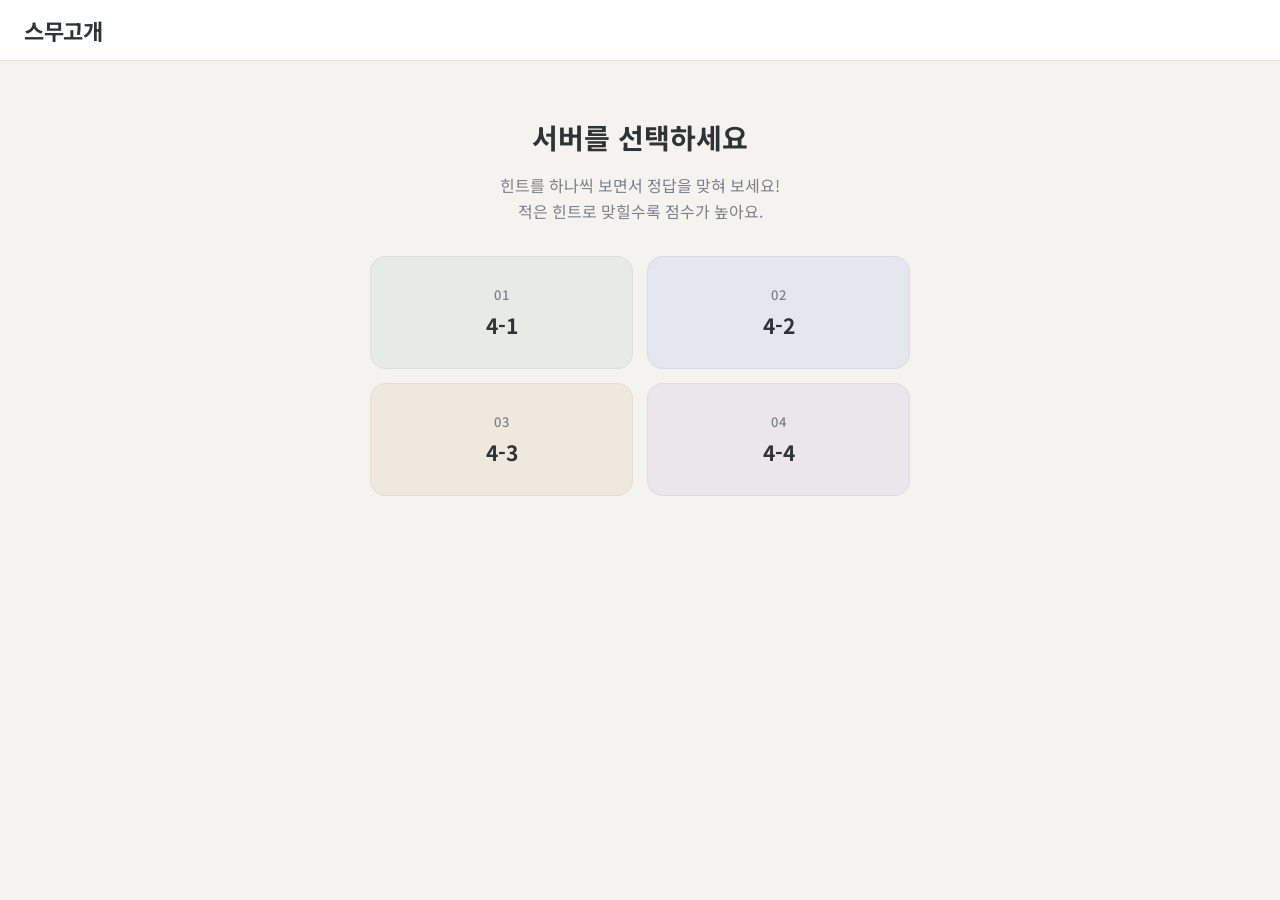
<file: index.html>
<!DOCTYPE html>
<html lang="ko">
<head>
<meta charset="UTF-8">
<meta name="viewport" content="width=device-width, initial-scale=1.0">
<title>스무고개</title>
<link rel="preconnect" href="https://fonts.googleapis.com">
<link rel="preconnect" href="https://fonts.gstatic.com" crossorigin>
<link href="https://fonts.googleapis.com/css2?family=Noto+Sans+KR:wght@400;500;700&display=swap" rel="stylesheet">
<link rel="stylesheet" href="style.css">
</head>
<body>
<header class="app-header">
  <h1>스무고개</h1>
</header>

<main class="start-main">
  <h2 class="start-title">서버를 선택하세요</h2>
  <p class="hint start-hint">힌트를 하나씩 보면서 정답을 맞혀 보세요!<br>적은 힌트로 맞힐수록 점수가 높아요.</p>

  <div id="server-grid" class="class-grid"></div>
  <p id="start-status" class="empty-msg">불러오는 중…</p>
</main>

<script src="common.js"></script>
<script src="start.js"></script>
</body>
</html>
</file>
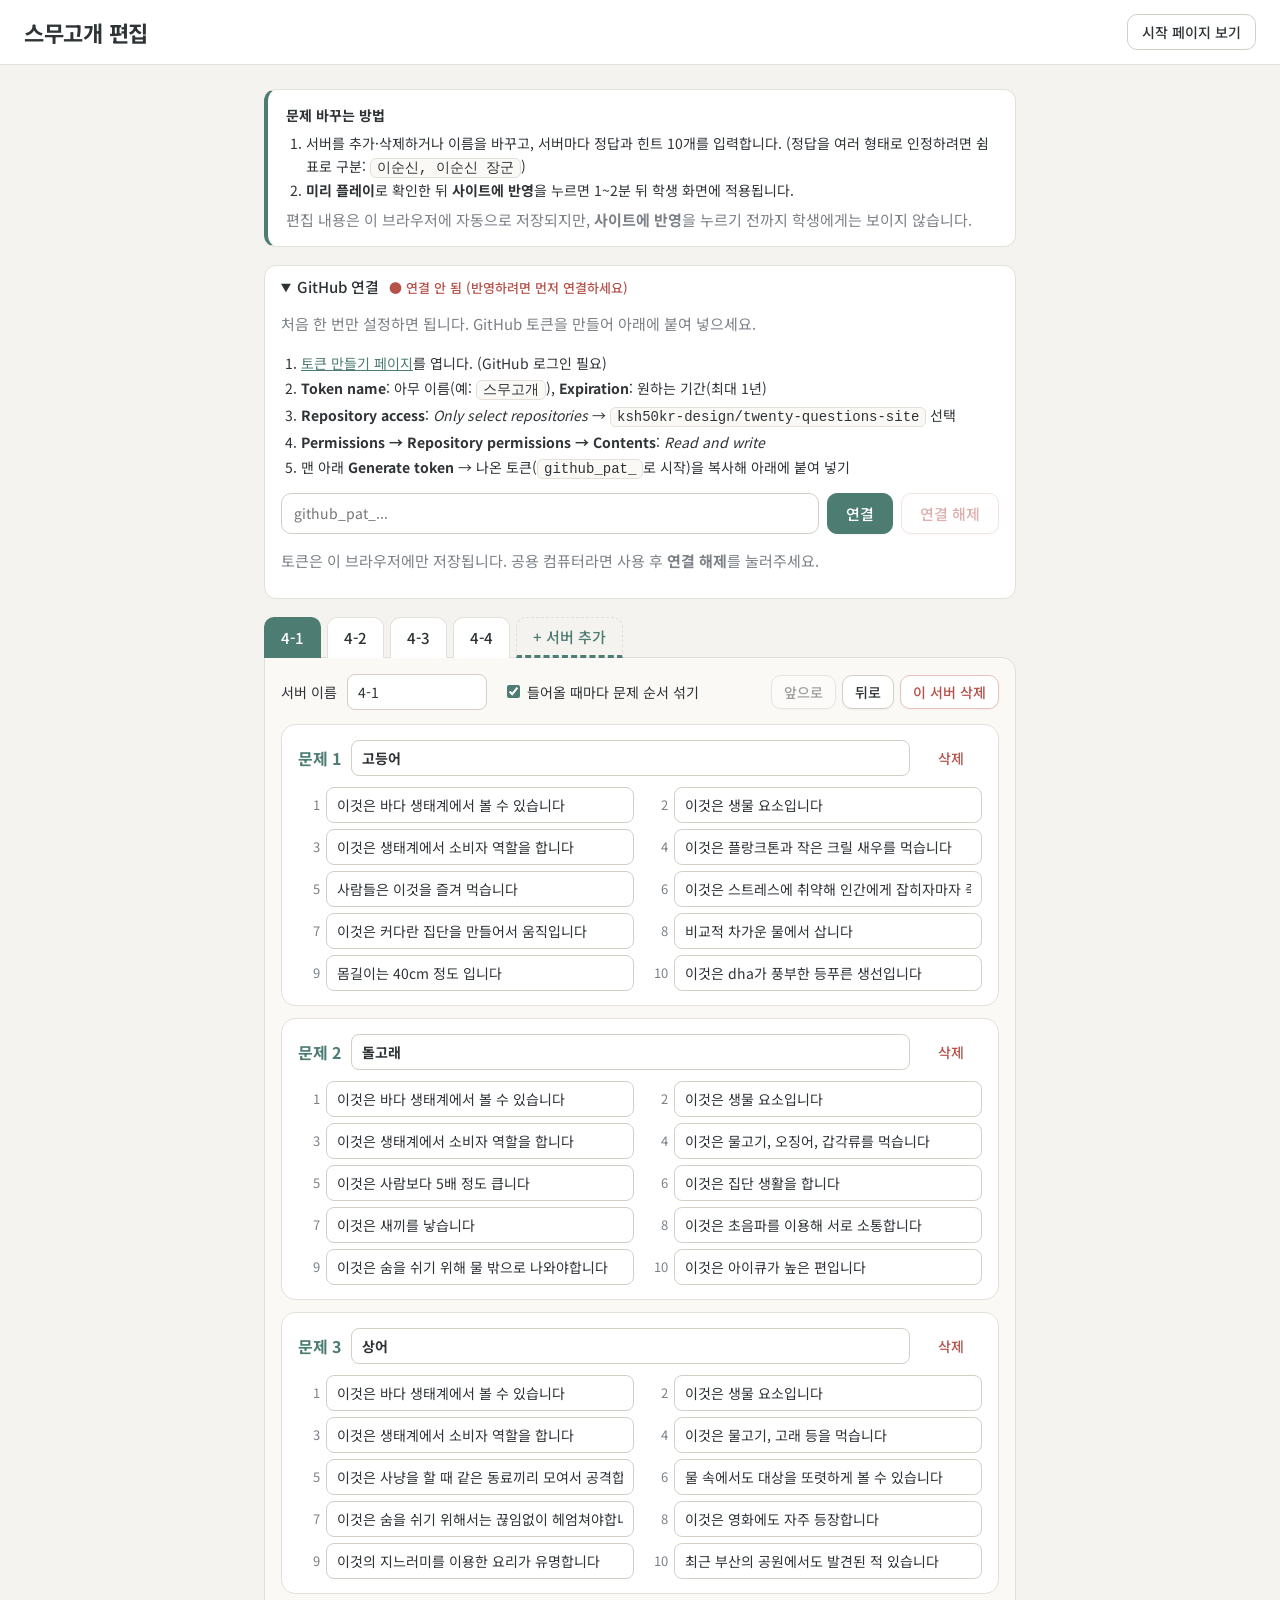
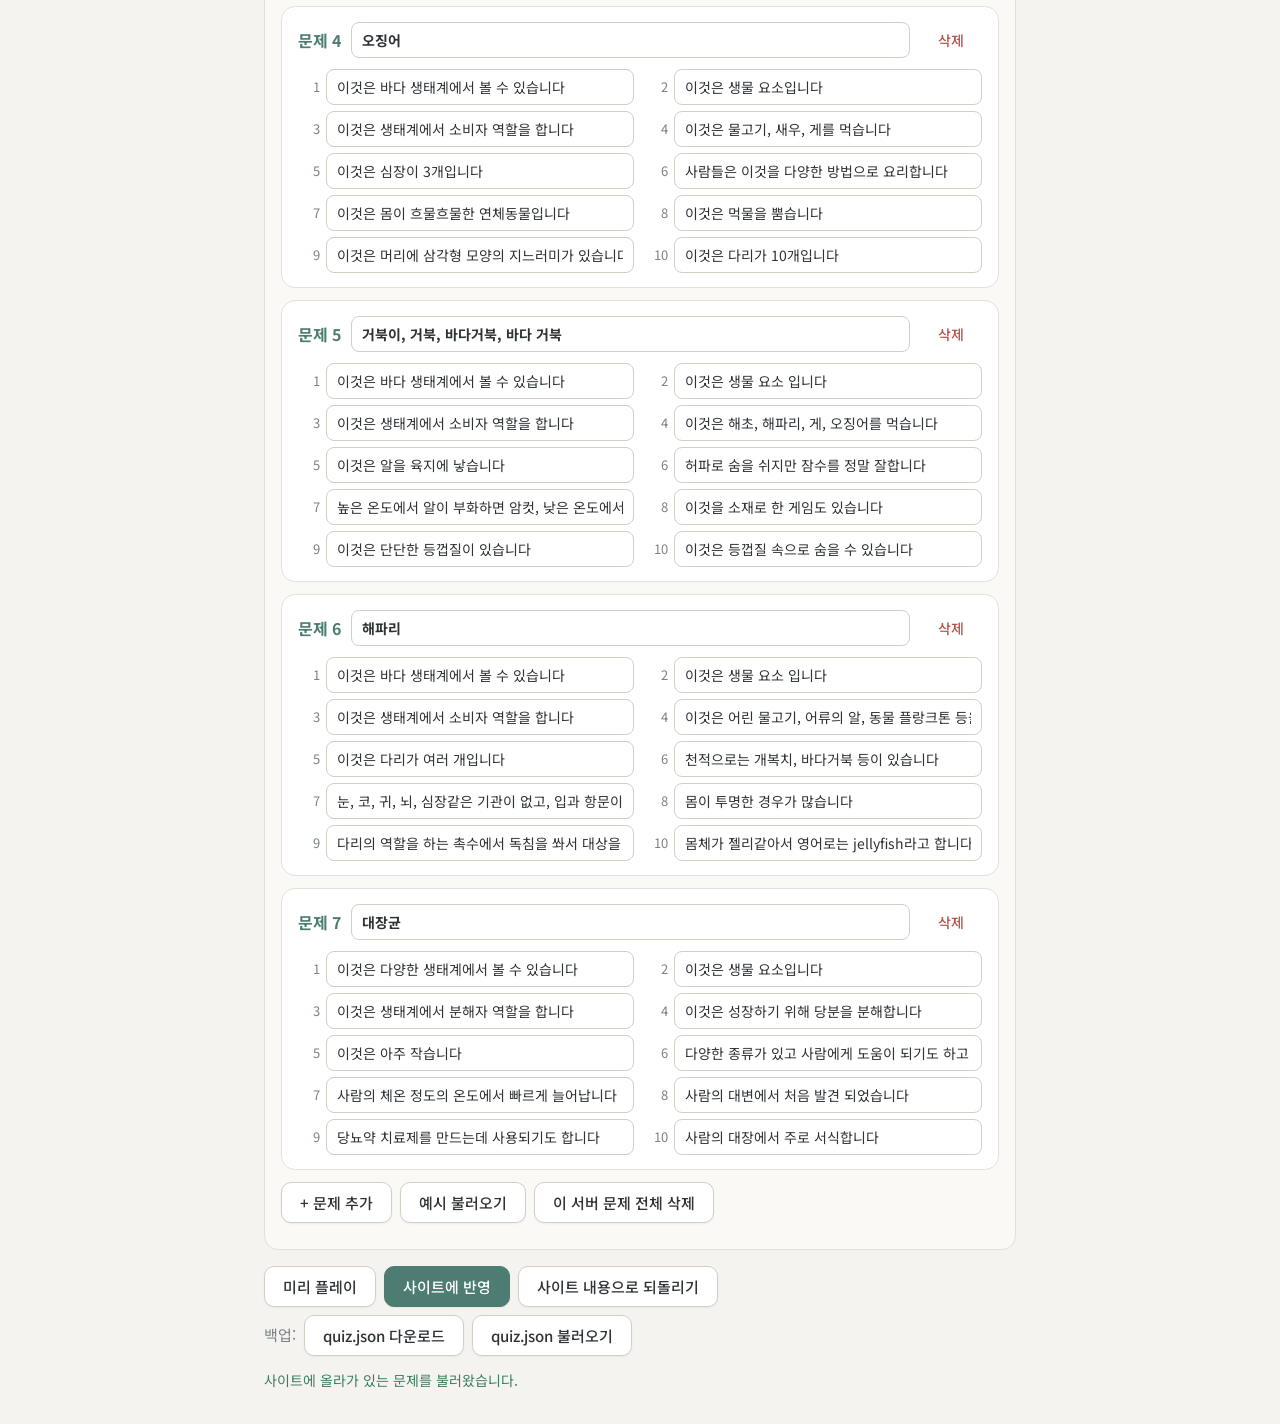
<file: editor.html>
<!DOCTYPE html>
<html lang="ko">
<head>
<meta charset="UTF-8">
<meta name="viewport" content="width=device-width, initial-scale=1.0">
<title>스무고개 편집</title>
<link rel="preconnect" href="https://fonts.googleapis.com">
<link rel="preconnect" href="https://fonts.gstatic.com" crossorigin>
<link href="https://fonts.googleapis.com/css2?family=Noto+Sans+KR:wght@400;500;700&display=swap" rel="stylesheet">
<link rel="stylesheet" href="style.css">
</head>
<body>
<header class="app-header">
  <h1>스무고개 편집</h1>
  <a class="home-link" href="index.html" target="_blank">시작 페이지 보기</a>
</header>

<main>
  <div class="guide-box">
    <strong>문제 바꾸는 방법</strong>
    <ol>
      <li>서버를 추가·삭제하거나 이름을 바꾸고, 서버마다 정답과 힌트 10개를 입력합니다.
        (정답을 여러 형태로 인정하려면 쉼표로 구분: <code>이순신, 이순신 장군</code>)</li>
      <li><strong>미리 플레이</strong>로 확인한 뒤 <strong>사이트에 반영</strong>을 누르면 1~2분 뒤 학생 화면에 적용됩니다.</li>
    </ol>
    <p class="hint">편집 내용은 이 브라우저에 자동으로 저장되지만, <strong>사이트에 반영</strong>을 누르기 전까지 학생에게는 보이지 않습니다.</p>
  </div>

  <details id="gh-box" class="gh-box">
    <summary>GitHub 연결 <span id="gh-state" class="gh-state"></span></summary>
    <div class="gh-body">
      <p class="hint">처음 한 번만 설정하면 됩니다. GitHub 토큰을 만들어 아래에 붙여 넣으세요.</p>
      <ol class="gh-steps">
        <li><a href="https://github.com/settings/personal-access-tokens/new" target="_blank" rel="noopener">토큰 만들기 페이지</a>를 엽니다. (GitHub 로그인 필요)</li>
        <li><strong>Token name</strong>: 아무 이름(예: <code>스무고개</code>), <strong>Expiration</strong>: 원하는 기간(최대 1년)</li>
        <li><strong>Repository access</strong>: <em>Only select repositories</em> → <code id="gh-repo-name"></code> 선택</li>
        <li><strong>Permissions → Repository permissions → Contents</strong>: <em>Read and write</em></li>
        <li>맨 아래 <strong>Generate token</strong> → 나온 토큰(<code>github_pat_</code>로 시작)을 복사해 아래에 붙여 넣기</li>
      </ol>
      <div class="gh-row">
        <input id="gh-token-input" type="password" placeholder="github_pat_..." autocomplete="off">
        <button id="gh-save-btn" type="button" class="primary">연결</button>
        <button id="gh-forget-btn" type="button" class="danger">연결 해제</button>
      </div>
      <p class="hint">토큰은 이 브라우저에만 저장됩니다. 공용 컴퓨터라면 사용 후 <strong>연결 해제</strong>를 눌러주세요.</p>
    </div>
  </details>

  <nav class="server-tabs" id="server-tabs"></nav>

  <div class="server-panel">
    <div class="meta-row">
      <label>서버 이름 <input id="name-input" type="text" placeholder="예: 1반"></label>
      <label class="check-label"><input type="checkbox" id="shuffle-check"> 들어올 때마다 문제 순서 섞기</label>
      <span class="meta-actions">
        <button id="move-left-btn" type="button" title="시작 페이지에서 앞으로">앞으로</button>
        <button id="move-right-btn" type="button" title="시작 페이지에서 뒤로">뒤로</button>
        <button id="delete-server-btn" type="button" class="danger">이 서버 삭제</button>
      </span>
    </div>

    <div id="problem-list"></div>

    <div class="row-actions">
      <button id="add-problem-btn" type="button">+ 문제 추가</button>
      <button id="load-example-btn" type="button">예시 불러오기</button>
      <button id="reset-btn" type="button">이 서버 문제 전체 삭제</button>
    </div>
  </div>

  <div class="editor-actions">
    <button id="preview-btn" type="button">미리 플레이</button>
    <button id="publish-btn" type="button" class="primary">사이트에 반영</button>
    <button id="reload-btn" type="button">사이트 내용으로 되돌리기</button>
  </div>
  <div class="editor-actions backup-actions">
    <span class="hint">백업:</span>
    <button id="download-btn" type="button">quiz.json 다운로드</button>
    <label class="file-btn">
      quiz.json 불러오기
      <input id="import-input" type="file" accept="application/json">
    </label>
  </div>

  <p id="editor-status" class="status"></p>
</main>

<script src="common.js"></script>
<script src="editor.js"></script>
</body>
</html>
</file>
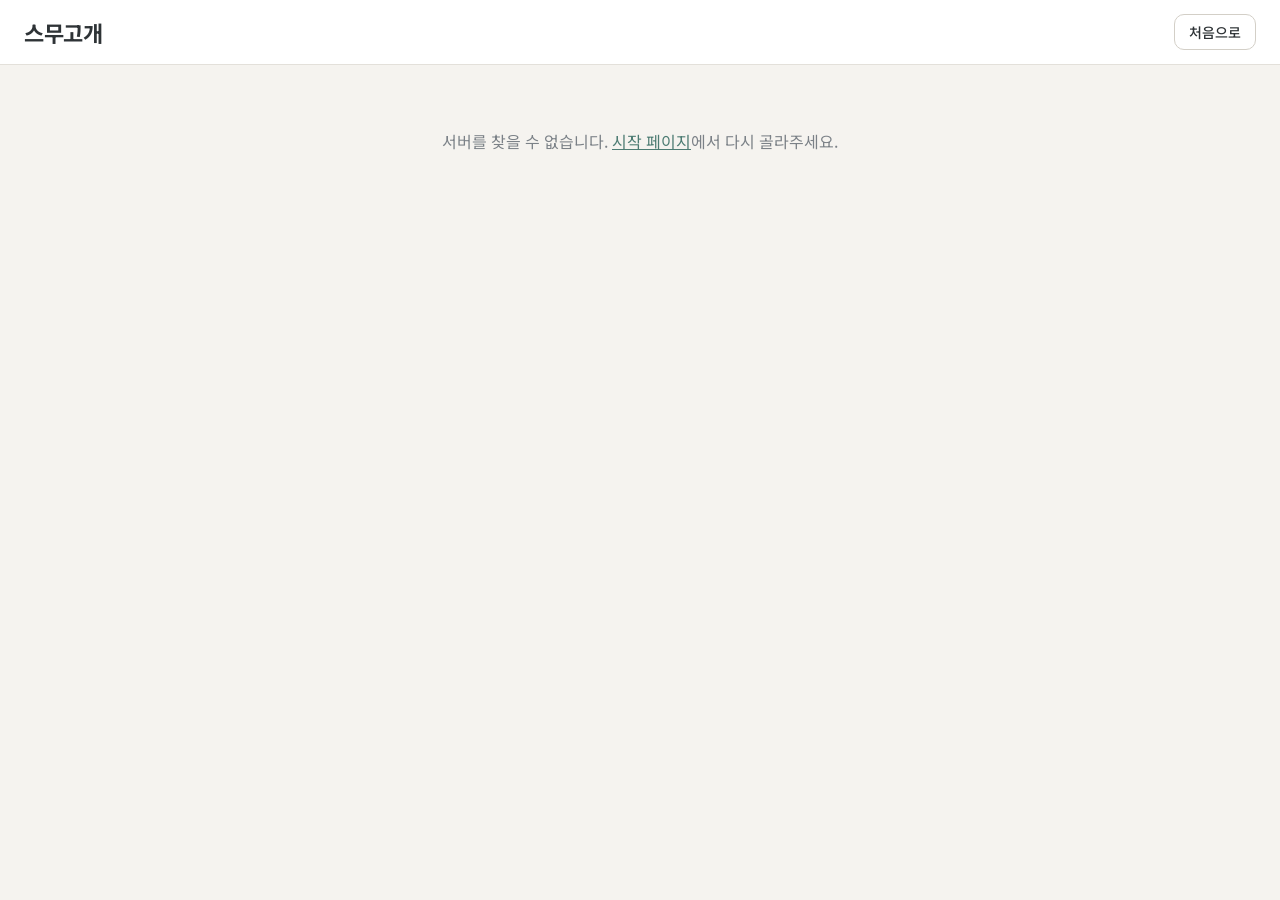
<file: play.html>
<!DOCTYPE html>
<html lang="ko">
<head>
<meta charset="UTF-8">
<meta name="viewport" content="width=device-width, initial-scale=1.0">
<title>스무고개</title>
<link rel="preconnect" href="https://fonts.googleapis.com">
<link rel="preconnect" href="https://fonts.gstatic.com" crossorigin>
<link href="https://fonts.googleapis.com/css2?family=Noto+Sans+KR:wght@400;500;700&display=swap" rel="stylesheet">
<link rel="stylesheet" href="style.css">
</head>
<body>
<header class="app-header">
  <h1>스무고개 <span id="class-title" class="class-title"></span></h1>
  <a class="home-link" href="index.html">처음으로</a>
</header>

<main>
  <div id="play-empty" class="empty-msg">문제를 불러오는 중…</div>

  <div id="play-area" hidden>
    <div class="progress-row">
      <span id="problem-counter" class="problem-counter"></span>
      <span id="score-display" class="score-display"></span>
    </div>

    <ol id="hint-list" class="hint-list"></ol>

    <div id="answer-row" class="answer-row">
      <input id="answer-input" type="text" placeholder="정답을 입력해 보세요" autocomplete="off">
      <button id="submit-btn" type="button" class="primary">정답</button>
      <button id="next-hint-btn" type="button">다음</button>
    </div>
    <p id="play-status" class="status"></p>

    <div id="result-box" class="result-box" hidden>
      <p id="result-title" class="result-title"></p>
      <p id="result-detail" class="result-detail"></p>
      <button id="next-problem-btn" type="button" class="primary">다음 문제</button>
    </div>
  </div>

  <div id="summary" hidden>
    <h2 class="summary-title">결과 발표</h2>
    <p id="summary-score" class="summary-score"></p>
    <table class="summary-table">
      <thead><tr><th>#</th><th>정답</th><th>내 답</th><th>사용한 힌트</th><th>점수</th></tr></thead>
      <tbody id="summary-tbody"></tbody>
    </table>
    <div class="play-actions">
      <button id="restart-btn" type="button" class="primary">다시 하기</button>
    </div>
  </div>
</main>

<script src="common.js"></script>
<script src="play.js"></script>
</body>
</html>
</file>
<file: style.css>
:root {
  /* 기본 */
  --bg: #f5f3ef;
  --panel-bg: #ffffff;
  --surface: #faf9f6;
  --text: #2e3336;
  --muted: #7b8187;
  --border: #e3e0da;
  --border-strong: #d3cfc7;

  /* 포인트 색 (차분한 세이지 그린) */
  --accent: #4d7c73;
  --accent-dark: #3c645c;
  --accent-light: #e8f0ee;

  /* 카드 톤 (채도 낮은 뉴트럴) */
  --tone-1: #e7ebe6;
  --tone-2: #e4e8ee;
  --tone-3: #efe8df;
  --tone-4: #ebe5ec;
  --tone-5: #ede9dc;
  --tone-6: #efe4e1;

  /* 정답 / 오답 */
  --correct: #3d7f5c;
  --correct-light: #e9f3ec;
  --correct-border: #bcd9c7;
  --incorrect: #b5524a;
  --incorrect-light: #f8ebe8;
  --incorrect-border: #e6c3bd;

  --shadow-sm: 0 1px 2px rgba(46, 51, 54, 0.06);
  --shadow-md: 0 4px 14px rgba(46, 51, 54, 0.08);

  --font-title: "Noto Sans KR", "Malgun Gothic", sans-serif;
  --font-body: "Noto Sans KR", "Malgun Gothic", sans-serif;
}

* { box-sizing: border-box; }

body {
  margin: 0;
  font-family: var(--font-body);
  font-weight: 400;
  background: var(--bg);
  color: var(--text);
  min-height: 100vh;
  -webkit-font-smoothing: antialiased;
}

h1, h2, .problem-counter, .result-title, .summary-title, .class-card, button, .file-btn, .home-link, .tab-btn {
  font-family: var(--font-title);
  font-weight: 500;
}

strong { font-weight: 700; }

.app-header {
  display: flex;
  align-items: center;
  justify-content: space-between;
  padding: 14px 24px;
  background: var(--panel-bg);
  border-bottom: 1px solid var(--border);
}

.app-header h1 {
  font-size: 22px;
  font-weight: 700;
  margin: 0;
  letter-spacing: -0.3px;
  color: var(--text);
}

.tabs { display: flex; gap: 8px; }

.tab-btn {
  padding: 8px 16px;
  border: 1px solid var(--border);
  background: var(--panel-bg);
  border-radius: 10px;
  cursor: pointer;
  font-size: 15px;
  box-shadow: none;
}

.tab-btn.active {
  background: var(--accent);
  color: #fff;
  border-color: var(--accent);
}

main {
  max-width: 800px;
  margin: 0 auto;
  padding: 24px;
}

.panel { display: none; }
.panel.active { display: block; }

.hint {
  color: var(--muted);
  font-size: 15px;
  line-height: 1.6;
}

.hint code {
  background: var(--accent-light);
  padding: 1px 6px;
  border-radius: 6px;
}

/* ---------- 버튼 ---------- */

button {
  padding: 9px 18px;
  border: 1px solid var(--border-strong);
  background: var(--panel-bg);
  border-radius: 10px;
  cursor: pointer;
  font-size: 15px;
  color: var(--text);
  box-shadow: var(--shadow-sm);
  transition: background 0.15s, border-color 0.15s, color 0.15s;
}

button:hover:not(:disabled) { background: var(--surface); border-color: var(--muted); }
button:active:not(:disabled) { background: var(--border); }
button:disabled { opacity: 0.45; cursor: not-allowed; }

button.primary {
  background: var(--accent);
  border-color: var(--accent);
  color: #fff;
}

button.primary:hover:not(:disabled) { background: var(--accent-dark); border-color: var(--accent-dark); }
button.primary:active:not(:disabled) { background: var(--accent-dark); }

/* ---------- 편집 모드 ---------- */

.problem-card {
  background: var(--panel-bg);
  border: 1px solid var(--border);
  border-radius: 14px;
  padding: 14px 16px;
  margin-bottom: 12px;
}

.problem-head {
  display: flex;
  align-items: center;
  gap: 10px;
  margin-bottom: 10px;
}

.problem-head .problem-no {
  font-family: var(--font-title);
  font-weight: 700;
  color: var(--accent);
  white-space: nowrap;
}

.problem-head input { flex: 1; font-weight: 700; }

.problem-head .del-btn {
  border: none;
  background: none;
  box-shadow: none;
  color: var(--incorrect);
  font-size: 14px;
  white-space: nowrap;
}

.problem-head .del-btn:hover:not(:disabled) { background: var(--incorrect-light); }

.hint-inputs {
  display: grid;
  grid-template-columns: 1fr 1fr;
  gap: 6px 12px;
}

.hint-input-row {
  display: flex;
  align-items: center;
  gap: 6px;
}

.hint-input-row span {
  width: 22px;
  text-align: right;
  color: var(--muted);
  font-size: 13px;
  flex-shrink: 0;
}

.problem-card input[type="text"] {
  width: 100%;
  padding: 7px 10px;
  border: 1px solid var(--border-strong);
  border-radius: 8px;
  font-size: 14px;
  font-family: var(--font-body);
  color: var(--text);
  background: var(--panel-bg);
}

input[type="text"]:focus,
input[type="password"]:focus {
  outline: none;
  border-color: var(--accent);
  box-shadow: 0 0 0 3px var(--accent-light);
}

.row-actions { margin: 10px 0; }

.editor-actions {
  display: flex;
  flex-wrap: wrap;
  align-items: center;
  gap: 8px;
  margin-top: 16px;
}

.check-label {
  font-size: 14px;
  display: flex;
  align-items: center;
  gap: 4px;
  margin-right: 8px;
}

.check-label input { accent-color: var(--accent); }

.file-btn {
  padding: 9px 18px;
  border: 1px solid var(--border-strong);
  background: var(--panel-bg);
  border-radius: 10px;
  cursor: pointer;
  font-size: 15px;
  position: relative;
  box-shadow: var(--shadow-sm);
}

.file-btn:hover { background: var(--surface); border-color: var(--muted); }

.file-btn input[type="file"] {
  position: absolute;
  inset: 0;
  opacity: 0;
  cursor: pointer;
}

.status {
  min-height: 20px;
  font-size: 14px;
  color: var(--incorrect);
}

.status.ok { color: var(--correct); }

/* ---------- 플레이 모드 ---------- */

.empty-msg {
  padding: 40px 0;
  text-align: center;
  color: var(--muted);
  font-size: 16px;
}

.progress-row {
  display: flex;
  justify-content: space-between;
  align-items: center;
  margin-bottom: 16px;
}

.problem-counter {
  font-size: 20px;
  font-weight: 700;
  color: var(--text);
}

.score-display {
  font-size: 15px;
  font-weight: 500;
  color: var(--accent-dark);
  background: var(--accent-light);
  padding: 5px 14px;
  border-radius: 999px;
}

.hint-list {
  list-style: none;
  margin: 0 0 18px;
  padding: 0;
}

.hint-list li {
  display: flex;
  gap: 12px;
  align-items: center;
  background: var(--panel-bg);
  border: 1px solid var(--border);
  border-radius: 12px;
  padding: 12px 14px;
  margin-bottom: 8px;
  font-size: 17px;
  line-height: 1.5;
}

.hint-list li .hint-no {
  flex-shrink: 0;
  min-width: 64px;
  text-align: center;
  font-family: var(--font-title);
  font-weight: 500;
  font-size: 13px;
  padding: 3px 10px;
  border-radius: 999px;
  background: var(--surface);
  border: 1px solid var(--border);
  color: var(--muted);
}

.hint-list li.latest {
  border-color: var(--accent);
  background: var(--accent-light);
  animation: fade-in 0.3s ease-out;
}

.hint-list li.latest .hint-no {
  background: var(--accent);
  border-color: var(--accent);
  color: #fff;
}

.hint-list li.latest::after {
  content: "NEW";
  margin-left: auto;
  font-family: var(--font-title);
  font-weight: 700;
  font-size: 11px;
  letter-spacing: 0.5px;
  color: var(--accent);
}

@keyframes fade-in {
  from { transform: translateY(4px); opacity: 0; }
  to { transform: translateY(0); opacity: 1; }
}

/* 틀리거나 맞힌 뒤 공개되는, 보지 않았던 힌트 */
.hint-list li.unseen {
  background: var(--surface);
  border-style: dashed;
  color: var(--muted);
}

.hint-list li.unseen .hint-no { background: transparent; color: var(--muted); }

.hint-list li .unseen-tag {
  margin-left: auto;
  font-size: 12px;
  white-space: nowrap;
}

.answer-row {
  display: flex;
  gap: 8px;
}

.answer-row input {
  flex: 1;
  min-width: 0;
  padding: 12px 16px;
  border: 1px solid var(--border-strong);
  border-radius: 10px;
  font-size: 17px;
  font-family: var(--font-body);
  color: var(--text);
  background: var(--panel-bg);
}

.answer-row button { padding: 11px 22px; font-size: 16px; white-space: nowrap; }

.result-box {
  border-radius: 14px;
  padding: 18px 20px;
  margin-top: 4px;
  animation: fade-in 0.3s ease-out;
}

.result-box.correct { background: var(--correct-light); border: 1px solid var(--correct-border); }
.result-box.incorrect { background: var(--incorrect-light); border: 1px solid var(--incorrect-border); }

.result-title { font-size: 22px; font-weight: 700; margin: 0 0 6px; }
.result-box.correct .result-title { color: var(--correct); }
.result-box.incorrect .result-title { color: var(--incorrect); }

.result-detail { margin: 0 0 14px; font-size: 16px; line-height: 1.6; }

.summary-title { font-size: 26px; font-weight: 700; margin: 8px 0 10px; text-align: center; }
.summary-score {
  font-size: 16px;
  text-align: center;
  background: var(--panel-bg);
  border: 1px solid var(--border);
  border-radius: 12px;
  padding: 12px;
}

.summary-table {
  width: 100%;
  border-collapse: separate;
  border-spacing: 0;
  background: var(--panel-bg);
  border: 1px solid var(--border);
  border-radius: 12px;
  overflow: hidden;
  font-size: 15px;
}

.summary-table th, .summary-table td {
  padding: 10px 12px;
  border-bottom: 1px solid var(--border);
  text-align: left;
}

.summary-table tr:last-child td { border-bottom: none; }
.summary-table th { background: var(--surface); color: var(--muted); font-size: 13px; font-family: var(--font-title); font-weight: 500; }

.summary-table .mark {
  display: inline-block;
  margin-left: 4px;
  font-size: 12px;
  font-weight: 500;
  padding: 1px 8px;
  border-radius: 999px;
}

.summary-table tr.correct .mark { color: var(--correct); background: var(--correct-light); }
.summary-table tr.incorrect .mark { color: var(--incorrect); background: var(--incorrect-light); }

.play-actions { margin-top: 20px; display: flex; gap: 10px; justify-content: center; }

@media (max-width: 640px) {
  main { padding: 14px; }
  .app-header { padding: 12px 16px; }
  .app-header h1 { font-size: 20px; }
  .hint-inputs { grid-template-columns: 1fr; }
  .hint-list li { font-size: 16px; }
  .answer-row { flex-wrap: wrap; }
  .answer-row input { flex-basis: 100%; }
  .answer-row button { flex: 1; }
}

/* ---------- 시작 페이지 ---------- */

.start-main { text-align: center; }

.start-title {
  font-size: 28px;
  font-weight: 700;
  margin: 32px 0 8px;
  color: var(--text);
}

.start-hint { margin-bottom: 32px; font-size: 16px; }

.class-grid {
  display: grid;
  grid-template-columns: repeat(2, 1fr);
  gap: 14px;
  max-width: 540px;
  margin: 0 auto;
}

.class-card {
  display: flex;
  flex-direction: column;
  align-items: center;
  justify-content: center;
  gap: 6px;
  padding: 28px 16px;
  background: var(--tone-1);
  border: 1px solid rgba(46, 51, 54, 0.06);
  border-radius: 16px;
  color: var(--text);
  text-decoration: none;
  font-size: 21px;
  font-weight: 700;
  transition: transform 0.15s, box-shadow 0.15s;
}

.class-card:nth-child(6n+2) { background: var(--tone-2); }
.class-card:nth-child(6n+3) { background: var(--tone-3); }
.class-card:nth-child(6n+4) { background: var(--tone-4); }
.class-card:nth-child(6n+5) { background: var(--tone-5); }
.class-card:nth-child(6n+6) { background: var(--tone-6); }

.class-card:hover {
  transform: translateY(-2px);
  box-shadow: var(--shadow-md);
}

.class-card .card-num {
  font-size: 13px;
  font-weight: 500;
  letter-spacing: 1px;
  color: var(--muted);
}

/* ---------- 게임 페이지 헤더 ---------- */

.class-title {
  color: var(--accent-dark);
  background: var(--accent-light);
  font-size: 15px;
  font-weight: 500;
  padding: 3px 12px;
  border-radius: 999px;
  margin-left: 6px;
  vertical-align: middle;
}

.class-title:empty { display: none; }

.home-link {
  font-size: 14px;
  color: var(--text);
  text-decoration: none;
  padding: 7px 14px;
  background: var(--panel-bg);
  border: 1px solid var(--border-strong);
  border-radius: 10px;
  white-space: nowrap;
}

.home-link:hover { background: var(--surface); border-color: var(--muted); }

.empty-msg a { color: var(--accent); }

/* ---------- 편집 페이지 ---------- */

.guide-box {
  background: var(--panel-bg);
  border: 1px solid var(--border);
  border-left: 4px solid var(--accent);
  border-radius: 12px;
  padding: 14px 18px;
  margin-bottom: 18px;
  font-size: 14px;
  line-height: 1.6;
}

.guide-box ol { margin: 6px 0; padding-left: 20px; }
.guide-box .hint { margin: 4px 0 0; }

.guide-box code, .hint code {
  background: var(--surface);
  border: 1px solid var(--border);
  padding: 1px 6px;
  border-radius: 6px;
}

.meta-row {
  display: flex;
  flex-wrap: wrap;
  align-items: center;
  gap: 16px;
  margin-bottom: 14px;
  font-size: 14px;
}

.meta-row input[type="text"] {
  margin-left: 6px;
  padding: 7px 10px;
  border: 1px solid var(--border-strong);
  border-radius: 8px;
  font-size: 14px;
  font-family: var(--font-body);
  color: var(--text);
  width: 140px;
}

@media (max-width: 640px) {
  .app-header { flex-wrap: wrap; gap: 8px; }
  .class-card { padding: 22px 12px; font-size: 19px; }
  .start-title { font-size: 24px; }
}

/* ---------- 편집 페이지: 서버 탭 ---------- */

.server-tabs {
  display: flex;
  flex-wrap: wrap;
  gap: 6px;
  margin-bottom: -1px;
}

.server-tabs .tab-btn {
  border-radius: 10px 10px 0 0;
  border-bottom: none;
}

.server-tabs .add-tab {
  color: var(--accent);
  border-style: dashed;
  background: transparent;
}

.server-panel {
  border: 1px solid var(--border);
  border-radius: 0 14px 14px 14px;
  background: var(--surface);
  padding: 16px;
}

.meta-actions {
  display: flex;
  gap: 6px;
  margin-left: auto;
}

.meta-actions button { padding: 6px 12px; font-size: 14px; }

button.danger { color: var(--incorrect); border-color: var(--incorrect-border); }
button.danger:hover:not(:disabled) { background: var(--incorrect-light); border-color: var(--incorrect); }

.row-actions { display: flex; flex-wrap: wrap; gap: 8px; }

@media (max-width: 640px) {
  .meta-actions { margin-left: 0; }
}

/* ---------- 편집 페이지: GitHub 연결 ---------- */

.gh-box {
  background: var(--panel-bg);
  border: 1px solid var(--border);
  border-radius: 12px;
  padding: 10px 16px;
  margin-bottom: 18px;
  font-size: 14px;
}

.gh-box summary { cursor: pointer; font-family: var(--font-title); font-weight: 500; font-size: 15px; }
.gh-state { font-family: var(--font-body); margin-left: 6px; font-size: 13px; }
.gh-state.on { color: var(--correct); }
.gh-state.off { color: var(--incorrect); }

.gh-steps { padding-left: 20px; line-height: 1.8; margin: 6px 0 10px; }
.gh-steps a { color: var(--accent); }
.gh-steps code { background: var(--surface); border: 1px solid var(--border); padding: 1px 6px; border-radius: 6px; }

.gh-row { display: flex; gap: 8px; flex-wrap: wrap; }

.gh-row input {
  flex: 1;
  min-width: 200px;
  padding: 8px 12px;
  border: 1px solid var(--border-strong);
  border-radius: 10px;
  font-size: 14px;
  font-family: var(--font-body);
}

.backup-actions { margin-top: 8px; }
.backup-actions .hint { margin: 0; }
</file>
